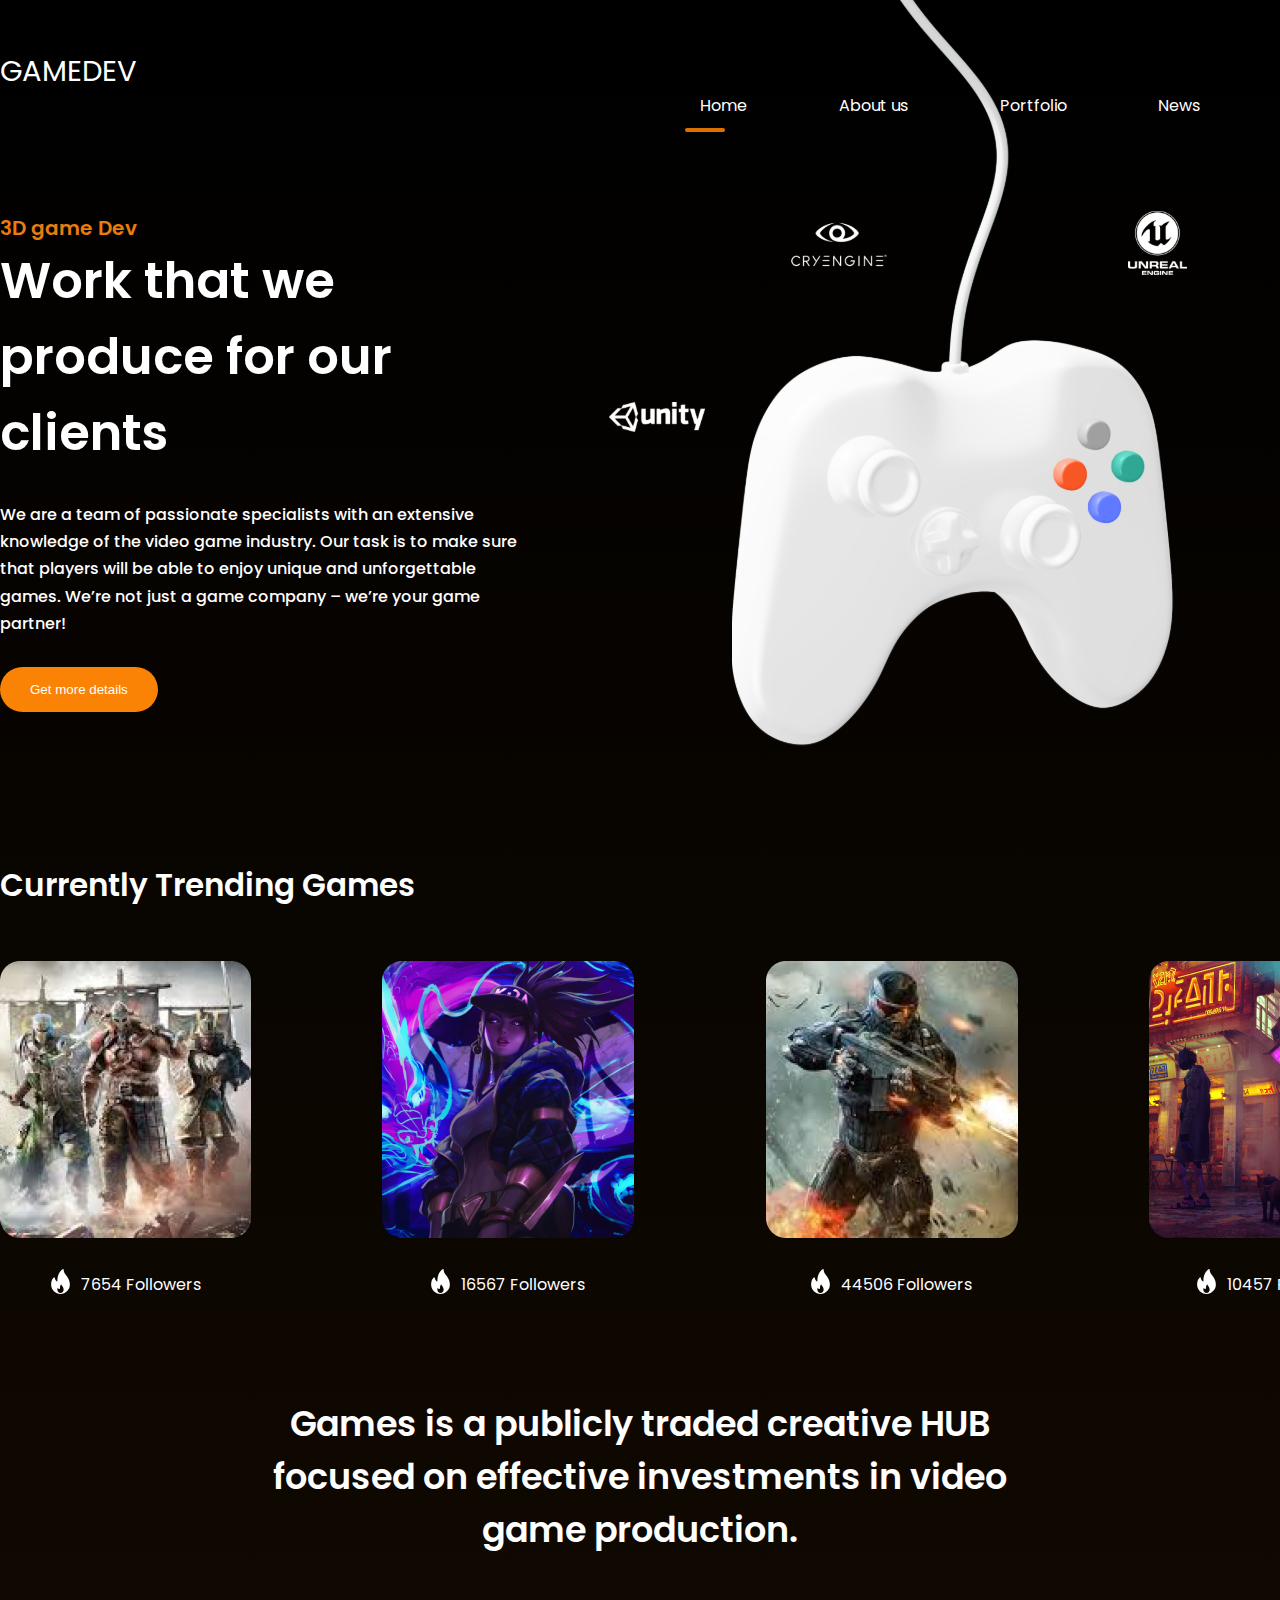
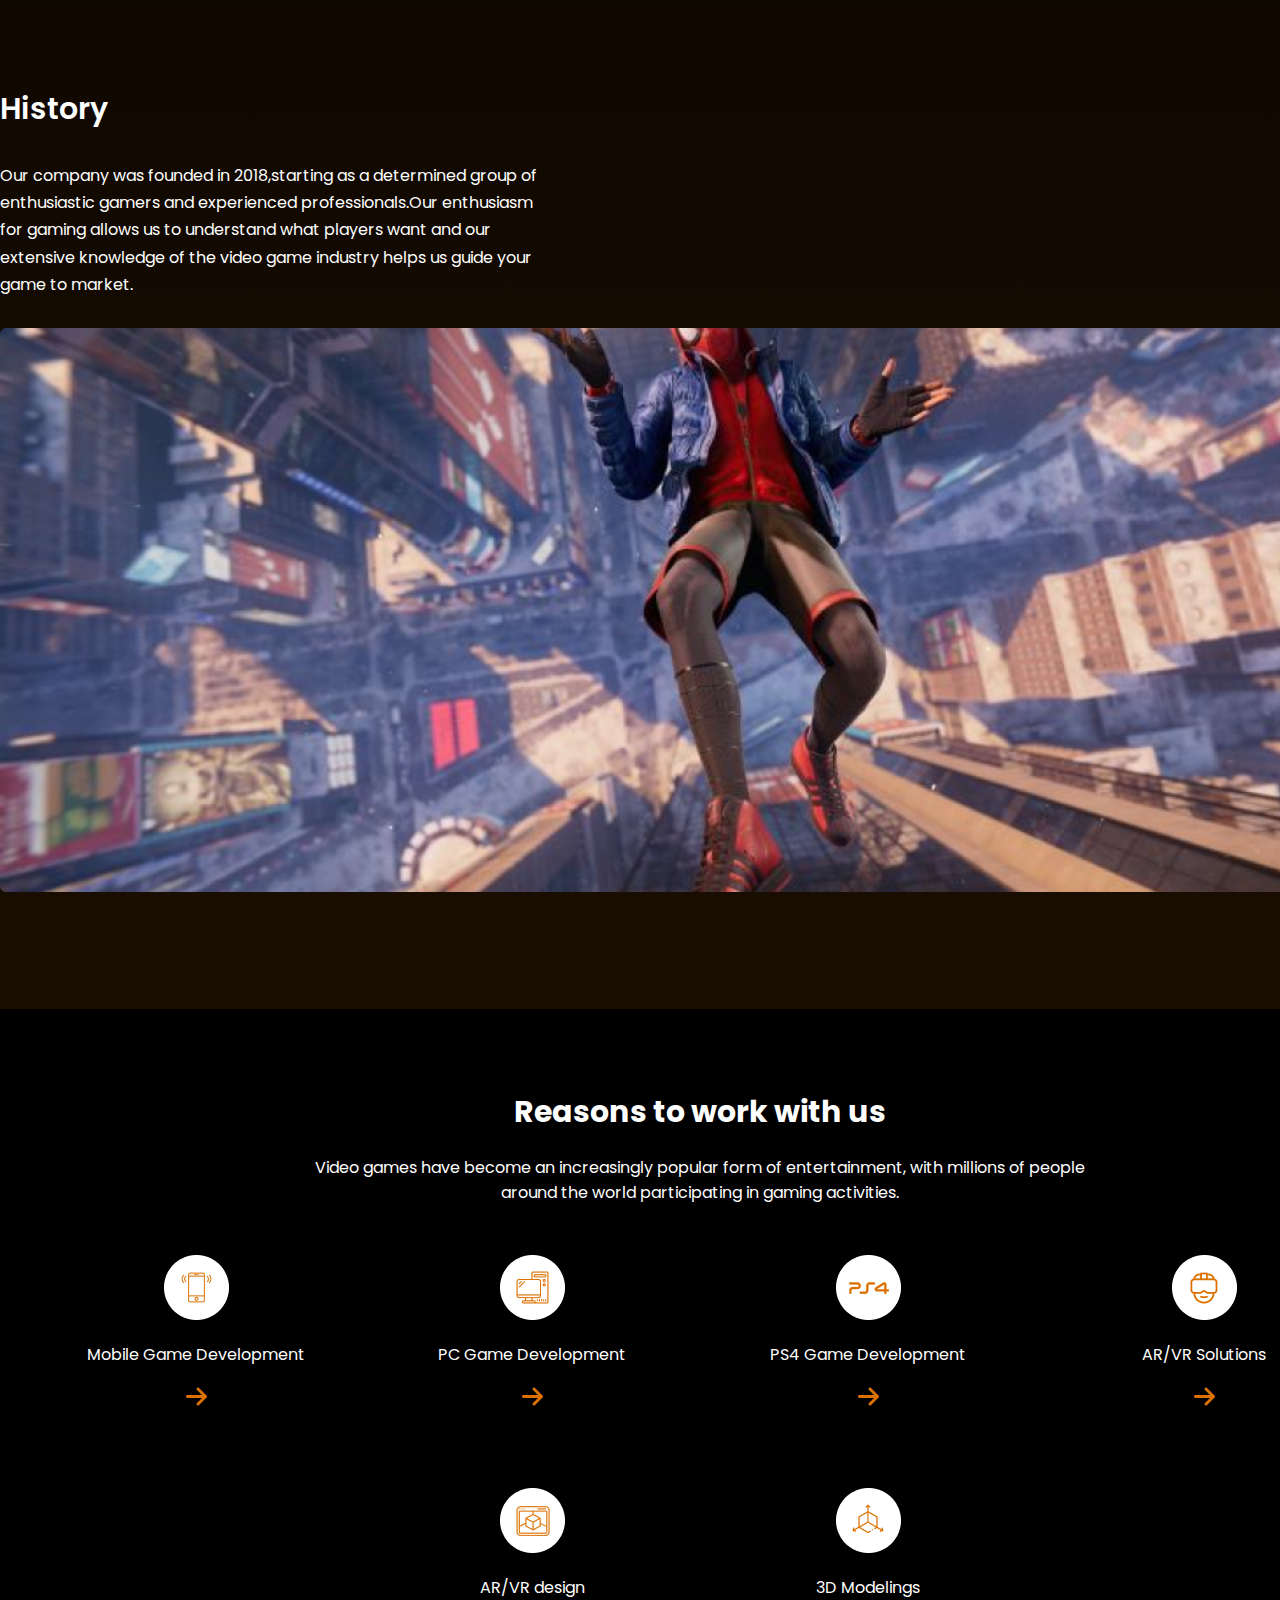
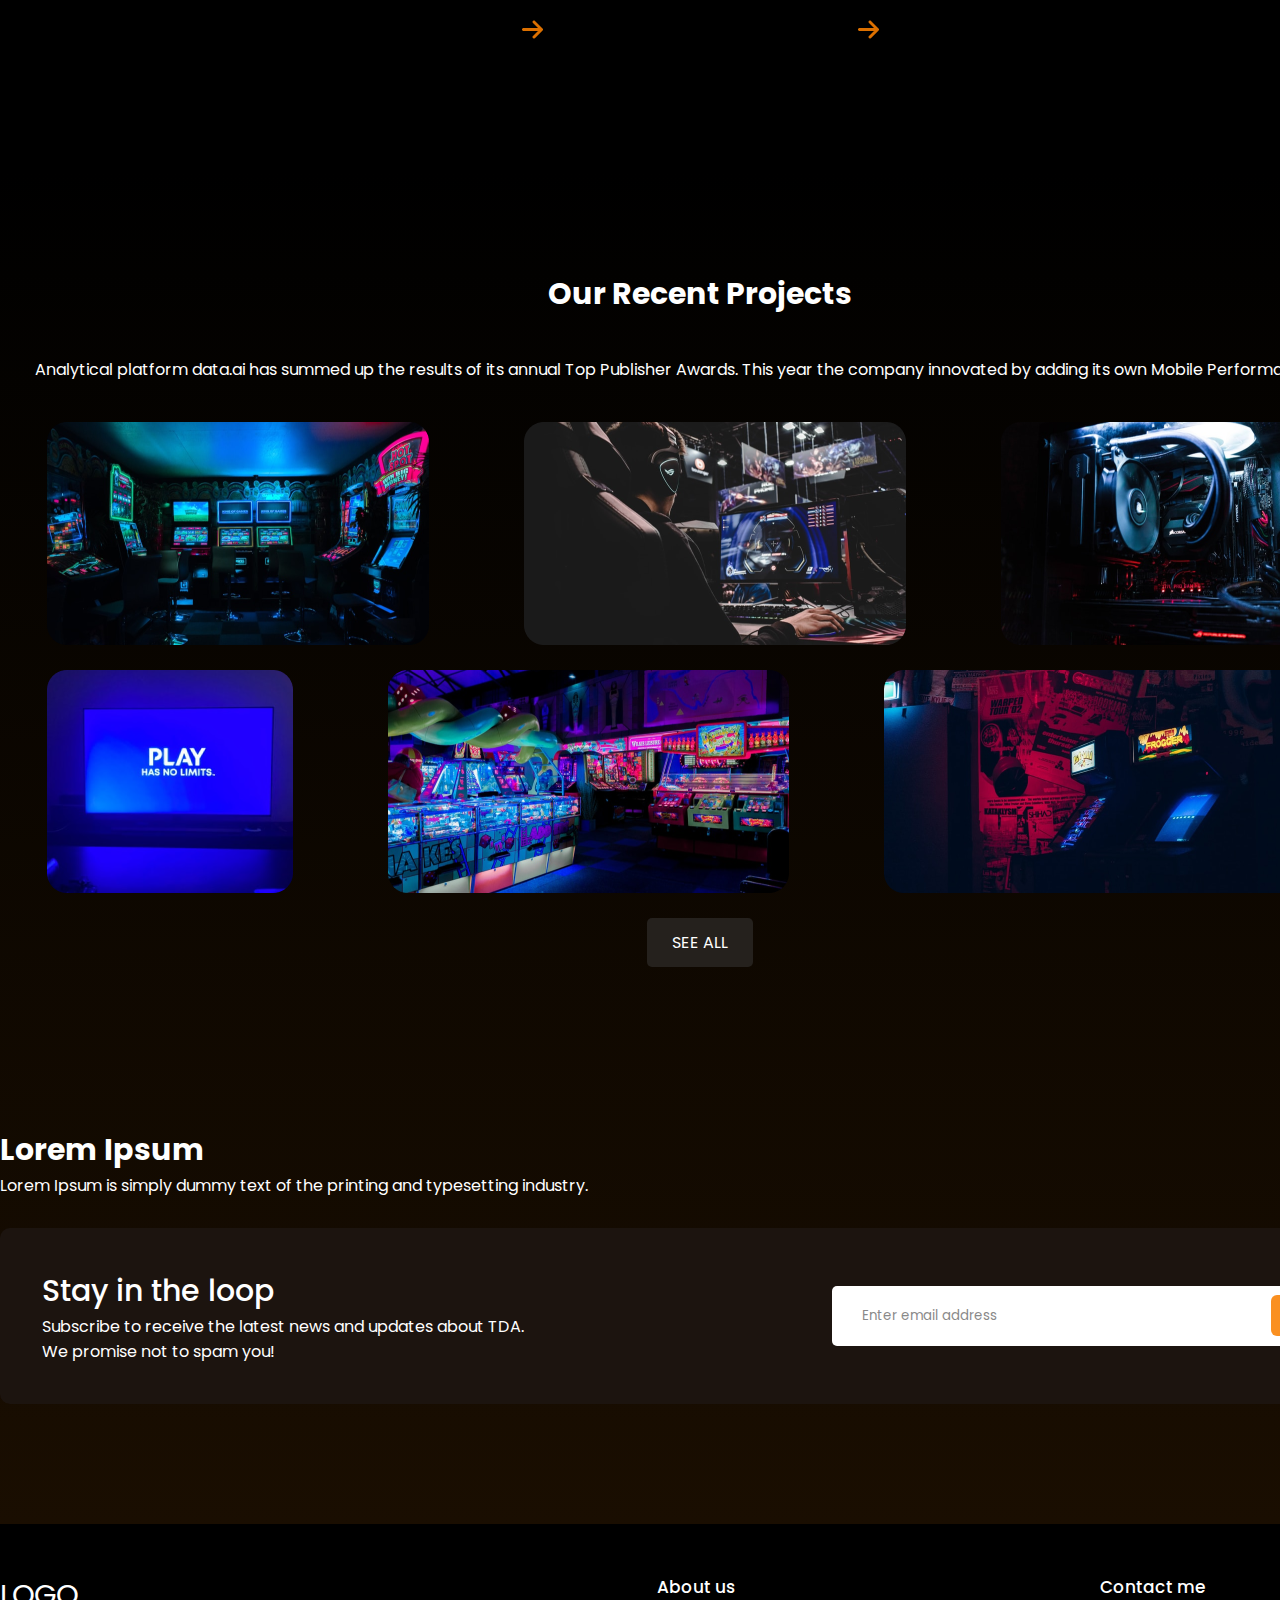
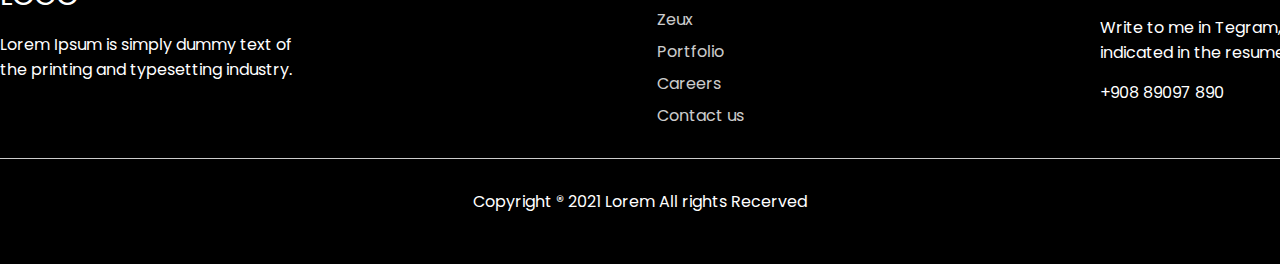
<file: index.html>
<!DOCTYPE html>
<html lang="en">
<head>
    <meta charset="UTF-8">
    <meta name="viewport" content="width=device-width, initial-scale=1.0">
    <title>Game Website</title>
    <link rel="stylesheet" href="main.css">
    <link rel="stylesheet" href="media.css">
</head>
<body>
<div class="wrapper">
    <header class="container none1">
        <span class="logo header__top-row none1">Gamedev</span>
           <div class="header__nav">

               <nav id="nav" class="nav">
                    <ul class="nav-list">
                     <li class="nav-item active"><a href="index.html">Home</a></li>
                     <li class="nav-item"><a href="about.html">About us</a></li>
                     <li class="nav-item"><a href="#">Portfolio</a></li>
                     <li class="nav-item"><a href="#">News</a></li>
                     <li class="btn"><a href="contacts.html">Contacts</a></li>
                    </ul>
                    <button id="nav-btn" class="nav-button">
                        <img id="nav-btn-img" src="./Images/nav/nav-open.svg" alt="Nav button">
                    </button>


                </nav>
            </div>
    </header>

    <div class="hero container none1">
        <div class="hero--info">
            <h2>3D game Dev</h2>
            <h1>Work that we produce for our clients</h1>
            <p>We are a team of passionate specialists with an extensive knowledge of the video game industry.
                Our task is to make sure that players will be able to enjoy unique and unforgettable games.
                We’re not just a game company – we’re your game partner!</p>
            <button class="btn">Get more details</button>
        </div>
    <img id="Joystick" src="Images/Joystick.svg" alt="Joystick">
    </div>

    <div class="container trending none1">

      <div class="mobile_tending">
      <a href="#" class="see-all button-see-all">SEE ALL</a>
      <h3>Currently Trending Games</h3>
      </div>

      <div class="games none1">
         <div class="block">
             <img src="Images/Game1.png" alt="">
             <span><img src="Images/Fire.svg" alt=""> 7654 Followers</span>
         </div>
         <div class="block">
            <img src="Images/Game2.png" alt="">
            <span><img src="Images/Fire.svg" alt=""> 16567 Followers</span>
        </div>
        <div class="block">
            <img src="Images/Game3.png" alt="">
            <span><img src="Images/Fire.svg" alt=""> 44506 Followers</span>
        </div>
        <div class="block">
            <img src="Images/Game4.png" alt="">
            <span><img src="Images/Fire.svg" alt=""> 10457 Followers</span>
        </div>

       </div>
    </div>

    <div class="container big-text none1">
        <p>Games is a publicly traded creative HUB focused on effective investments in video game production.</p>
    </div>

    <div class="container banner none1">
        <h3>History</h3>
        <p>Our company was founded in 2018,starting as a determined group of enthusiastic gamers and experienced professionals.Our enthusiasm for gaming allows us to understand what players want and our extensive knowledge of the video game industry helps us guide your game to market.</p>
        <img src="Images/Game5.png" alt="">
    </div>
</div>

    <div class="features none1">
        <div class="container features_mobile">
            <h3>Reasons to work with us</h3>
            <p>Video games have become an increasingly popular form of entertainment, with millions of people around the world participating in gaming activities.</p>
            <div class="info">
                <div class="block">
                    <img src="Images/Features1.png" alt="">
                    <p>Mobile Game Development</p>
                    <img src="Images/Arrow1.png" alt="">
                </div>
                <div class="block">
                    <img src="Images/Features2.png" alt="">
                    <p>PC Game Development</p>
                    <img src="Images/Arrow1.png" alt="">
                </div>
                <div class="block">
                    <img src="Images/Features3.png" alt="">
                    <p>PS4 Game Development</p>
                    <img src="Images/Arrow1.png" alt="">
                </div>
                <div class="block">
                    <img src="Images/Features4.png" alt="">
                    <p>AR/VR Solutions</p>
                    <img src="Images/Arrow1.png" alt="">
                </div>
                <div class="block">
                    <img src="Images/Features5.png" alt="">
                    <p>AR/VR design</p>
                    <img src="Images/Arrow1.png" alt="">
                </div>
                <div class="block">
                    <img src="Images/Features6.png" alt="">
                    <p>3D Modelings</p>
                    <img src="Images/Arrow1.png" alt="">
                </div>
            
            </div>


        </div>
    </div>

    <div class="wrapper">
        <div class="container project none1">
                <h3>Our Recent Projects</h3>
                <p>Analytical platform data.ai has summed up the results of its annual Top Publisher Awards. This year the company innovated by adding its own Mobile Performance Score.</p>
            <div class="images">
                <img src="Images/Img1.png" alt="">
                <img src="Images/Img2.png" alt="">
                <img src="Images/Img3.png" alt="">
            </div>

            <div class="images">
                <img src="Images/Img4.png" alt="">
                <img src="Images/Img5.png" alt="">
                <img src="Images/Img6.png" alt="">
            </div>
            <a href="" class="see-all">SEE ALL</a>
        </div>

        <div class="container email none1">
            <h3>Lorem Ipsum</h3>
            <p>Lorem Ipsum is simply dummy text of the printing and typesetting industry.</p>
            <div class="block">
                <div>
                    <h4>Stay in the loop</h4>
                    <p>Subscribe to receive the latest news and updates about TDA.
                        We promise not to spam you! </p>

                </div>

                <div class="mobile_input">
                    <input type="email" id="emailField" placeholder="Enter email address">
                    <button class="mobile_button" onclick="checkEmail()">Continue</button>

                </div>

            </div>


        </div>

    </div>

    <footer class= "none1">
        <div class="blocks container">
            <div class="mobile_footer_div1">
                <span class="logo logo_mobile">LOGO</span>
                <p>Lorem Ipsum is simply dummy text of the printing and typesetting industry.</p>
            </div>

            <div class="mobile_footer_div2">
                <h4>About us</h4>
                <ul>
                  <li>Zeux</li>
                  <li>Portfolio</li>
                  <li>Careers</li>
                  <li>Contact us</li>
                </ul>
            </div>

            <div>
                <h4>Contact me</h4>
                <p>Write to me in Tegram, the number is indicated in the resume</p>
                <p>+908 89097 890</p>


            </div>



        </div>
        <hr>
        <p>Copyright ® 2021 Lorem All rights Recerved</p>
    </footer>
    <script src="Script.js"></script> 
</body>
</html>
</file>
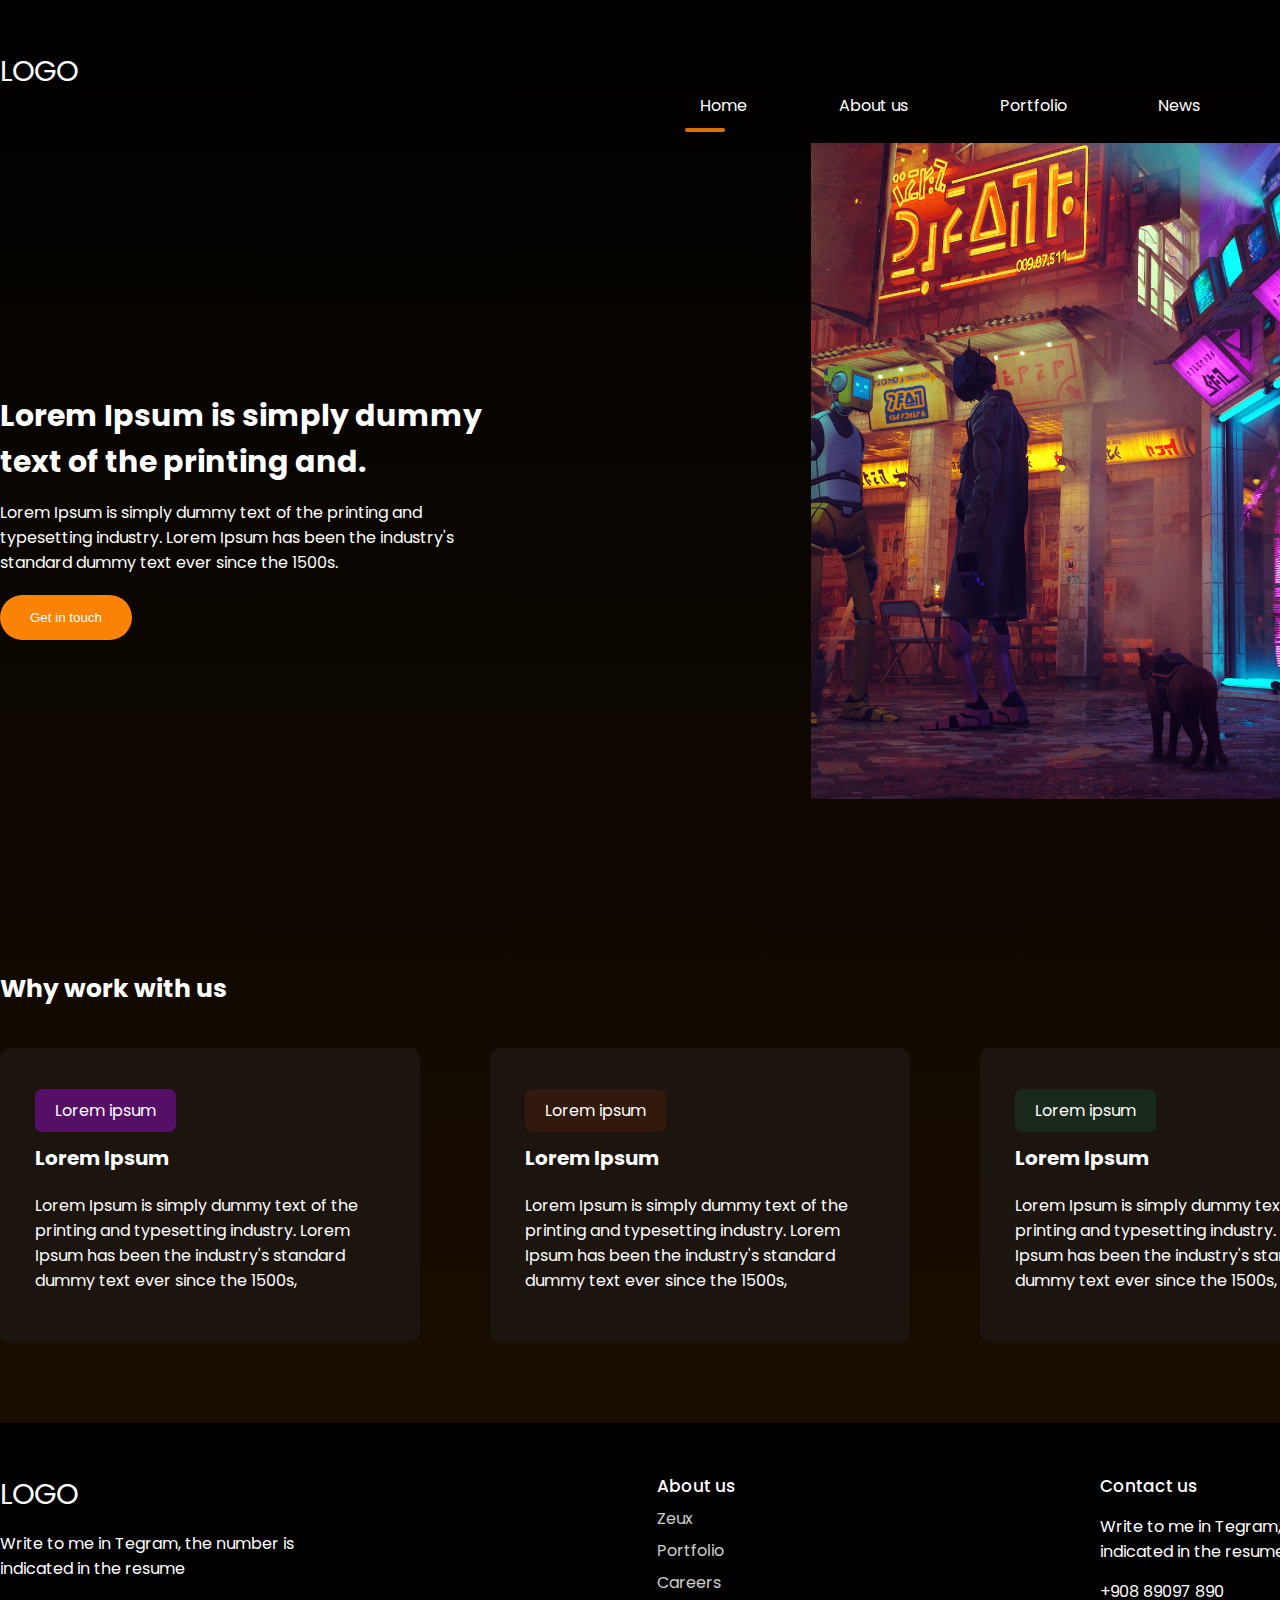
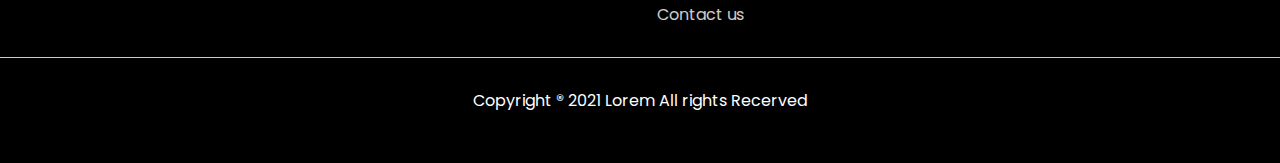
<file: about.html>
<!DOCTYPE html>
<html lang="en">
<head>
    <meta charset="UTF-8">
    <meta name="viewport" content="width=device-width, initial-scale=1.0">
    <title>Game Website</title>
    <link rel="stylesheet" href="main.css">
    <link rel="stylesheet" href="media.css">
</head>
<body>
<div class="wrapper">
    <header class="container none1">
        <span class="logo header__top-row none1">logo</span>
           <div class="header__nav">

               <nav id="nav" class="nav">
                    <ul class="nav-list">
                     <li class="nav-item active"><a href="index.html">Home</a></li>
                     <li class="nav-item"><a href="about.html">About us</a></li>
                     <li class="nav-item"><a href="#">Portfolio</a></li>
                     <li class="nav-item"><a href="#">News</a></li>
                     <li class="btn"><a href="contacts.html">Contacts</a></li>
                    </ul>

                    <button id="nav-btn" class="nav-button">
                        <img id="nav-btn-img" src="./Images\nav\nav-open.svg" alt="Nav button">
                    </button>

                </nav>
            </div>
    </header>

    <div class="hero-about container">
        <div class="info">
            <h1>Lorem Ipsum is simply dummy text of the printing and.</h1>
            <p>Lorem Ipsum is simply dummy text of the printing and typesetting industry. Lorem Ipsum has been the industry's standard dummy text ever since the 1500s.</p>
            <button class="btn">Get in touch</button>
        </div>
        <img src="Images\about-banner.png" alt="">
    </div>

    <div class="container work">
        <h2>Why work with us</h2>
        <div class="blocks">

            <div class="block">
                <span class="badge purple">Lorem ipsum</span>
                <h3>Lorem Ipsum</h3>
                <p>Lorem Ipsum is simply dummy text of the printing and typesetting industry. Lorem Ipsum has been the industry's standard dummy text ever since the 1500s,</p>
            </div>

            <div class="block">
                <span class="badge brown">Lorem ipsum</span>
                <h3>Lorem Ipsum</h3>
                <p>Lorem Ipsum is simply dummy text of the printing and typesetting industry. Lorem Ipsum has been the industry's standard dummy text ever since the 1500s,</p>
            </div>

            <div class="block">
                <span class="badge green">Lorem ipsum</span>
                <h3>Lorem Ipsum</h3>
                <p>Lorem Ipsum is simply dummy text of the printing and typesetting industry. Lorem Ipsum has been the industry's standard dummy text ever since the 1500s,</p>
            </div>
        </div>
    </div>
</div>

    <footer>
        <div class="blocks container">
            <div class="mobile_footer_div1">
                <span class="logo logo_mobile">LOGO</span>
                <p>Write to me in Tegram, the number is indicated in the resume</p>
            </div>

            <div class="mobile_footer_div2">
                <h4>About us</h4>
                <ul>
                  <li>Zeux</li>
                  <li>Portfolio</li>
                  <li>Careers</li>
                  <li>Contact us</li>
                </ul>
            </div>

            <div>
                <h4>Contact us</h4>
                <p>Write to me in Tegram, the number is indicated in the resume</p>
                <p>+908 89097 890</p>


            </div>



        </div>
        <hr>
        <p>Copyright ® 2021 Lorem All rights Recerved</p>
    </footer>
    <script src="Script.js"></script> 


</body>
</html>
</file>
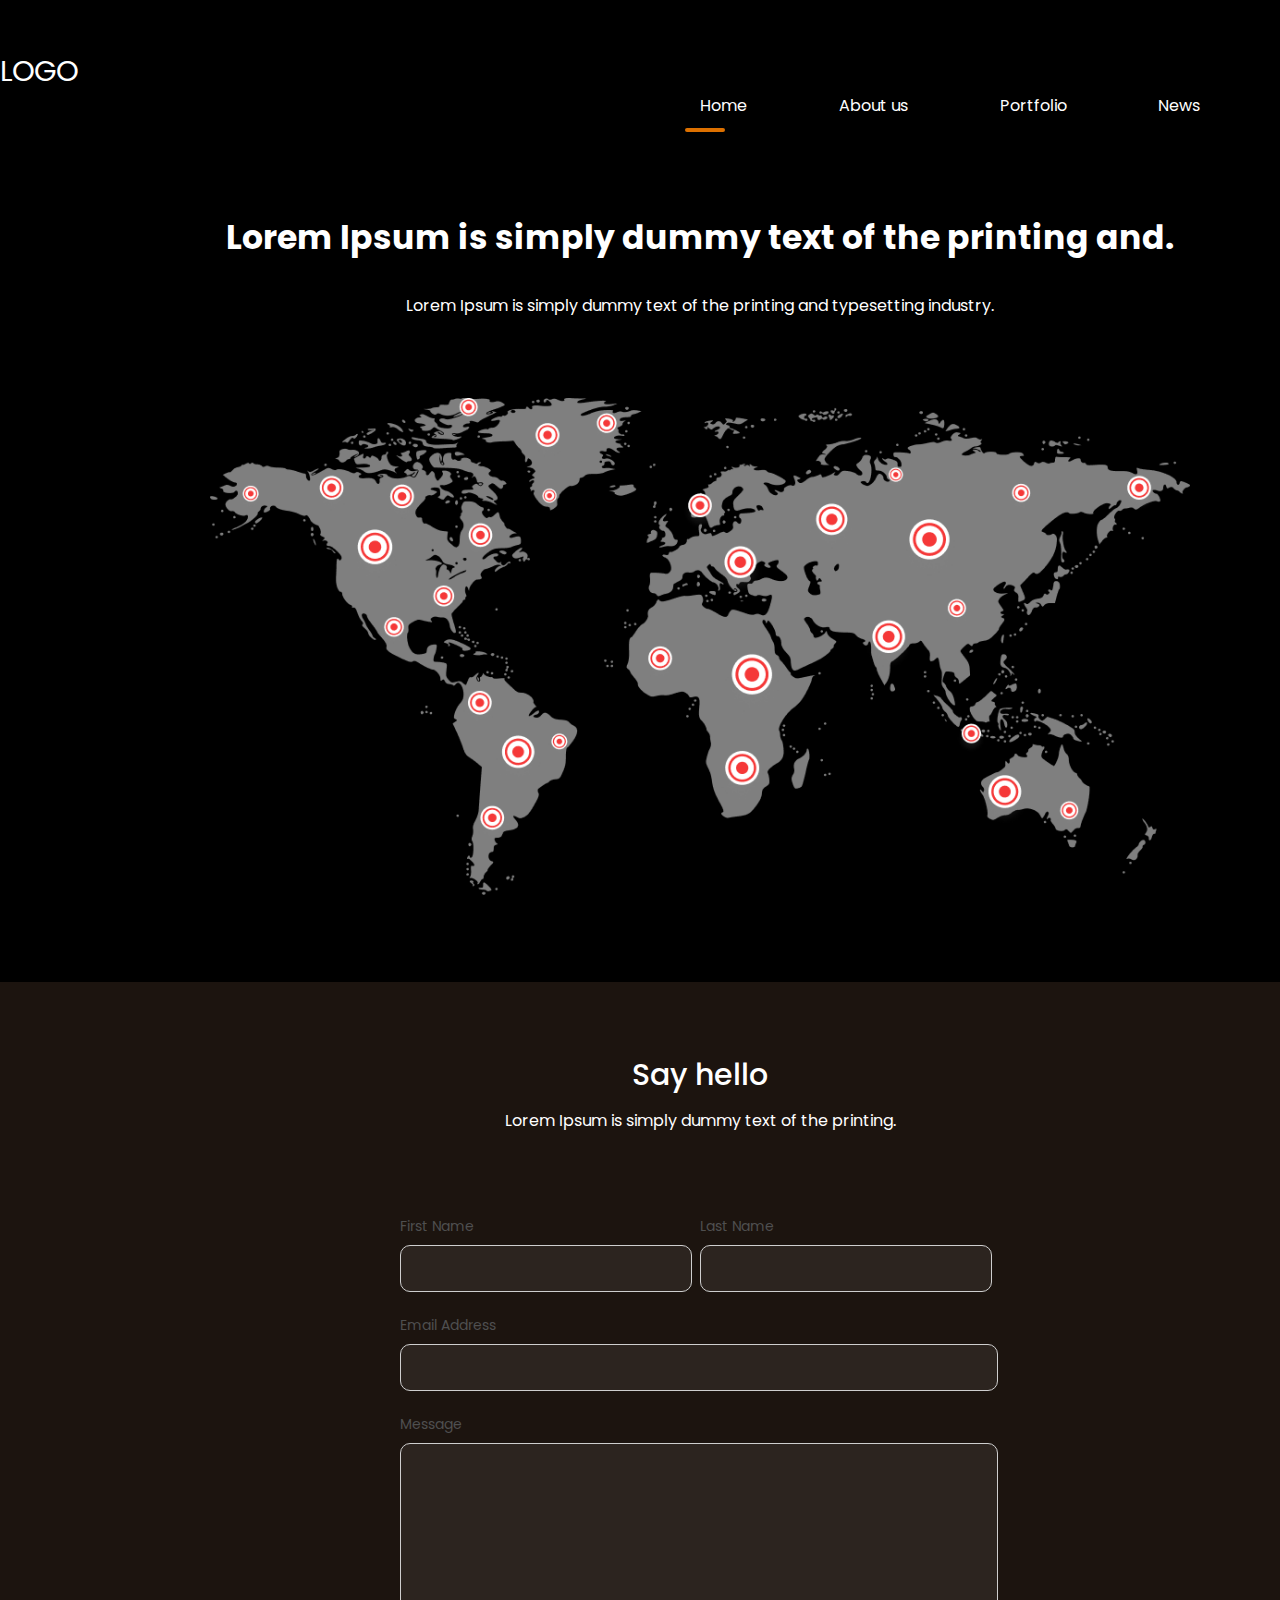
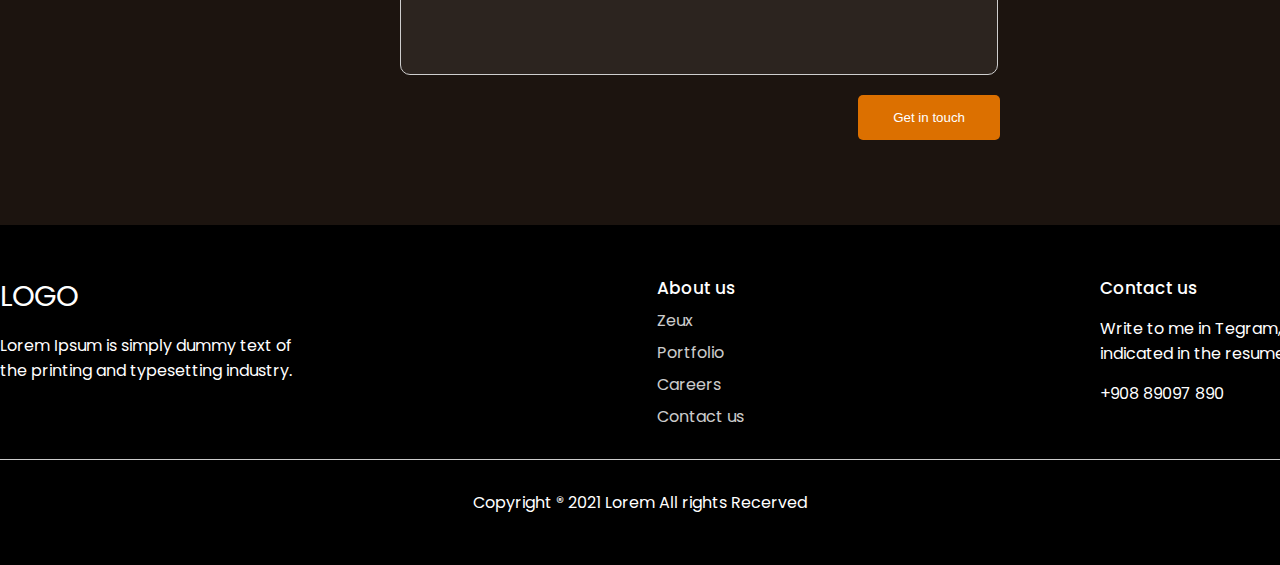
<file: contacts.html>
<!DOCTYPE html>
<html lang="en">
<head>
    <meta charset="UTF-8">
    <meta name="viewport" content="width=device-width, initial-scale=1.0">
    <title>Game Website</title>
    <link rel="stylesheet" href="main.css">
    <link rel="stylesheet" href="media.css">
</head>
<body>
    <header class="container none1">
        <span class="logo header__top-row none1">logo</span>
           <div class="header__nav">
               <nav id="nav" class="nav">
                    <ul class="nav-list">
                     <li class="nav-item active"><a href="index.html">Home</a></li>
                     <li class="nav-item"><a href="about.html">About us</a></li>
                     <li class="nav-item"><a href="#">Portfolio</a></li>
                     <li class="nav-item"><a href="#">News</a></li>
                     <li class="btn"><a href="contacts.html">Contacts</a></li>
                    </ul>
                    <button id="nav-btn" class="nav-button">
                    <img id="nav-btn-img" src="./Images\nav\nav-open.svg" alt="Nav button">
                    </button>
                </nav>
            </div>
    </header>

    <div class="container hero-contacts">
        <h1>Lorem Ipsum is simply dummy text of the printing and.</h1>
        <p>Lorem Ipsum is simply dummy text of the printing and typesetting industry.</p>
        <img src="\Images\map.png" alt="">
    </div>

    <div class="feedback">
        <div class="container feedback_mobile">
            <h2>Say hello</h2>
            <p>Lorem Ipsum is simply dummy text of the printing.</p>

            <form>
                <div class="inline">
                    
                  <div class="text_Name">
                    <label>First Name</label>
                    <input type="text">
                  </div>

                  <div class="text_Name">
                    <label>Last Name</label>
                    <input type="text">
                  </div>

                </div>

                <label>Email Address</label>
                <input type="email" class="one-line">

                <label>Message</label>
                <textarea class="one-line"></textarea>

                <div class="mobile_button_1"><button type="button">Get in touch</button></div>
            </form>
        </div>
    </div>

    <footer>
        <div class="blocks container">
            <div class="mobile_footer_div1">
                <span class="logo logo_mobile">LOGO</span>
                <p>Lorem Ipsum is simply dummy text of the printing and typesetting industry.</p>
            </div>

            <div class="mobile_footer_div2">
                <h4>About us</h4>
                <ul>
                  <li>Zeux</li>
                  <li>Portfolio</li>
                  <li>Careers</li>
                  <li>Contact us</li>
                </ul>
            </div>

            <div>
                <h4>Contact us</h4>
                <p>Write to me in Tegram, the number is indicated in the resume</p>
                <p>+908 89097 890</p>


            </div>



        </div>
        <hr>
        <p>Copyright ® 2021 Lorem All rights Recerved</p>
    </footer>
    <script src="Script.js"></script> 


</body>
</html>
</file>
<file: main.css>
@import url('https://fonts.googleapis.com/css2?family=Poppins:ital,wght@0,100;0,200;0,300;0,400;0,500;0,600;0,700;0,800;0,900;1,100;1,200;1,300;1,400;1,500;1,600;1,700;1,800;1,900&display=swap');
* {
    margin: 0;
    padding: 0;
}

.none {
    display: none !important;
}

body {
    font-family: "Poppins", sans-serif;
    font-weight: 400;
    color: #fff;
    background: #000;
}

a {
    text-decoration: none;
}

img {
    max-width: 100%;
}
.wrapper {
    background: linear-gradient(180deg, rgba(0,0,0,1) 0%, rgba(26,14,1,1) 100%);
    width: 100%;
    overflow-x: hidden;
}

.no-scroll {
    overflow: hidden;
  }

.container {
    width: 1400px;
    margin: 0 auto;
}

header {
padding: 50px 0;
}

header .logo, footer .blocks .logo {
    text-transform: uppercase;
    font-size: 29px;
    font-weight: 800px;
}

header nav {
float: right;
width: 50%;
}

header nav ul {
    list-style: none;
    display: flex;
    justify-content: space-between;
    z-index: 2;
    position: relative;
} 

/* НОВЫЙ УЧАСТОК КОДА */

.nav-button {
    display: none;
}

/* НОВЫЙ УЧАСТОК КОДА */

header nav ul Li {
    display: inline-block;
} 

header nav ul Li a {
    color: #fff;

} 

header nav ul Li.active::after {
    content: '';
    display:block;
    width: 40px;
    height: 4px;
    background: #DC7000;
    border-radius: 10px;
    position: relative;
    top: 10px;
    left: -15px;
} 

header nav ul Li:not(.btn) a:hover {
    color: #fff;
    border-bottom: 4px solid #DC7000;
} 

header nav ul Li.btn a, .email .block button {
    background: #FA9021;
    padding: 9px 17px;
    border-radius: 6px;
    transition: all 500ms ease;
}

header nav ul Li.btn a:hover, .email .block button:hover {
    background: #a5631d;
}

.hero {
    padding-bottom: 100px;
    position: relative; 
    z-index: 1;
}

.hero--info{
    width: 530px;
    padding-top: 70px;
}

.hero--info h2{
    color: #E87D0E;
    font-size: 20px;
    font-weight: 600;
}

.hero--info h1{
    font-size: 50px;
    font-weight: 600;
}

.hero--info p{
    font-weight: 500;
    line-height: 170%;
    margin: 30px 0;
}

.hero--info .btn, .hero-about .info .btn {
    background: #FA8305;
    color: #fff;
    border-radius: 50px;
    padding: 15px 30px;
    border: 0;
    transition: all 500ms ease;

}

.hero--info .btn:hover, .hero-about .info .btn:hover {
    cursor: pointer;
    transform: scale(1.1);
}

.hero img {
    position: absolute;
    top: -150px;
    right: 0;

}

/* СЕКЦИЯ С ИГРАМИ */
.trending {
    padding-top: 50px;
}

.trending h3 {
    font-weight: 600;
    font-size: 31px;
}

.trending .see-all, .project .see-all {
    color: #fff;
    background: #25211d;
    border-radius: 5px;
    padding: 12px 23px;
    float: right;
    display: block;
    transition: all 500ms ease;
}

.trending .see-all:hover, .project .see-all:hover {
    transform: scale(1.1);
}

.trending .games {
    display: flex;
    justify-content: space-between;
    width: 100%;
    padding: 50px 0;

}

.trending .games span {
    display: block;
    text-align: center;
    margin-top: 20px;
}

.trending .games span img {
    position: relative;
    top: 4px;
    margin-right: 7px;
}

.big-text {
    padding: 50px 0;
    font-size: 35px;
    font-weight: 600;
    text-align: center;
    width: 800px;
}

.banner {
    padding: 80px 0;

}

.banner h3 {
    font-size: 30px;
    font-weight: 600;
    margin-bottom: 30px;
}

.banner p {
    line-height: 170%;
    margin-bottom: 30px;
    width: 550px;
}

.banner img {
    width: 100%;
    margin-bottom: 30px;
}

/* СЕКЦИЯ С ИЗОБРАЖЕНИЕМ */

.features {
    background: url(Images/BG2.png) no-repeat center center fixed;
    background-size: cover;
    padding: 80px 0;
}
.features h3,
.features p {
    margin-bottom: 20px;
    text-align: center;
    max-width: 800px;
    margin-left: auto;
    margin-right: auto;
}
.features h3 {
    font-size: 30px;
}

.features .info {
    display: flex;
    justify-content: center;
    flex-wrap: wrap;
}

.features .info .block {
    text-align: center;
    width: 20%;
    margin: 30px 2%;
}

.features .info .block img {
    margin-bottom: 15px;
}

.project {
    padding: 100px 0;
}

.project h3 {
    font-size: 30px;
    text-align: center;
}

.project p {
    margin: 40px 0;
    text-align: center;
}

.project .images {
    display: flex;
    justify-content: space-around;
    margin-bottom: 25px;

}

.project .see-all {
    float: none;
    width: 60px;
    text-align: center;
    margin: 0 auto;
}

/* НИЖНЯЯ СЕКЦИЯ ГЛАВНОЙ СТРАНИЦЫ */

.email {
    padding-bottom: 120px;

}

.email h3 {
    margin-top: 60px;
    font-size: 30px; 

}

.email .block {
background: #1C140F;
margin-top: 30px;
border-radius: 10px;
padding: 40px 3%;
width: 94%;
display: flex;
justify-content: space-between;
align-items: center;
}

.email .block h4 {
font-size: 30px;
font-weight: 500;
}

.email .block p {
    width: 500px;
}

.email .block input {
    background: #fff;
    outline: none;
    border: 0;
    border-radius: 5px;
    width: 380px;
    font-family: "Poppins", sans-serif;
    font-weight: 400;
    padding: 20px 30px;
    position: relative;
    right: -95px;
    z-index: 1;
    padding-right: 120px;
}

.email .block input::placeholder {
color: #898989;
}

.email .block button {
    cursor: pointer;
    border: 0;
    padding: 13px 17px;
    position: relative;
    z-index: 2;
    color: #fff;
}

/* Страница "About us" */

.hero-about {
    position: relative;
}

.hero-about .info {
    width: 500px;
    padding: 250px 0;
}

.hero-about .info h1 {
    margin-bottom: 15px;
    font-size: 30px;

}

.hero-about .info .btn {
    margin-top: 20px;
}

.hero-about img {
    position: absolute;
    right: -150px;
    top: 0;
}

.work {
    padding: 80px 0;
}

.work h2 {
    font-size: 25px;
    margin-bottom: 40px;
}

.work .blocks {
    display: flex;
    justify-content: space-between;
}

.work .blocks .block {
width: 25%;
border-radius: 10px;
padding: 50px 35px;
background: #1C140F;
}

.work .blocks .block h3 {
    font-size: 20px;
    margin: 20px 0;
}

.work .blocks .block .badge {
    border-radius: 7px;
    padding: 10px 20px;
}

.work .blocks .block .badge.purple {
    background: #560f67;
}

.work .blocks .block .badge.brown {
    background: #31190D;
}

.work .blocks .block .badge.green {
    background: #192A1D;
}

/* Страница "Contacts" */

.hero-contacts h1 {
    text-align: center;
    margin-top: 70px;
    margin-bottom: 30px;
    font-size: 33px;
}

.hero-contacts p {
    text-align: center;
}

.hero-contacts img {
    width: 70%;
    margin: 80px 15%;
}

.feedback {
    padding: 70px 0;
    background: #1C140F;
}
.feedback h2 {
    text-align: center;
    font-weight: 500;
    font-size: 30px;
}

.feedback p {
    text-align: center;
    margin-top: 10px;
}

.feedback form {
    margin: 80px auto;
    width: 600px;
}

.feedback form .inline {
    display: flex;
    justify-content: space-between;
}

.feedback form .inline > div {
    width: 50%;
}

.feedback form label {
    color: #4F4F4F;
    font-size: 14px;
}

.feedback form input, .feedback form textarea {
    background: rgba(255, 255, 255, 0.07);
    border-radius: 10px;
    border: 0.5px solid #CECECE;
    display: block;
    width: 90%;
    padding: 15px 10px;
    outline: none;
    color: #FFF;
    margin-top: 7px;
    margin-bottom: 20px;
}

.feedback form .one-line {
    width: 96%;
}

.feedback form textarea {
    resize: none;
    height: 200px;
}

.feedback form button {
    background: #DC7000;
    border-radius: 5px;
    border: 0;
    float: right;
    cursor: pointer;
    color: #fff;
    padding: 15px 35px;
    transition: all 500ms ease;
}

.feedback form button:hover {
    transform: scale(1.1);
}

/* Footer */

footer {
    background: #000;
    padding: 50px 0;
}

footer .blocks {
    display: flex;
    justify-content: space-between;
}

footer .blocks p {
    width: 300px;
    margin: 15px 0;
}

footer .blocks h4 {
    font-weight: 500;
    font-size: 17px;
}

footer .blocks ul {
    list-style: none;
}

footer .blocks ul li {
    margin-top: 7px;
    opacity: 0.8;

}

footer hr {
    margin: 30px 0;
    border: 0;
    height: 0.6px;
    background: #ccc;
}

footer > p {
    text-align: center;
}
</file>
<file: media.css>
@media(max-width: 959px) {
    .nav-list {
        display: none;
    }
    .nav-button{
        display: block;
    }
    
    .nav.open .nav-list {
    position: fixed;
    top: 0;
    bottom: 0;
    left: 0;
    right: 0;
    z-index: 3;
    padding: 25px 30px;
    display: grid;
    grid-template-columns: 1fr;
    row-gap: 20px;
    font-size: 25px;
    font-weight: 400;
    height: 50%;
    background-color: #000;
    padding-bottom: 600px;
    padding-top: 100px;
    padding-left: 30%;
    }

    .nav.open .nav-list .nav-item a {
        margin: 0 auto;
    }

    .nav-button {
    position: absolute;
    z-index: 9;
    top: 46px;
    right: 30px;
    }
    
    .nav.open .nav-button {
    position: fixed;
    }

    .container {
        width: 480px;
        margin: 0 auto;
    }

    header {
        padding-top: 50px;
        padding-bottom: 20px;
        }

    header .logo, footer .blocks .logo {
        text-transform: uppercase;
        font-size: 25px;
        font-weight: 600px;
        padding: 25px 30px;
    }

    #Joystick {
        display: none;
    }

    .hero {
        padding-bottom: 10px;
       
    }

    .hero--info{
        max-width: 375px;
        padding-top: 30px;
        margin: 20px;
    }
    
    .hero--info h2{
        color: #E87D0E;
        font-size: 16px;
        font-weight: 400;
    }
    
    .hero--info h1{
        font-size: 25px;
        font-weight: 600;
    }

    .mobile_tending {
        display: flex;
        flex-direction: column-reverse;
    }

    .trending h3 {
        font-weight: 400;
        font-size: 25px;
        width: 80%;
        margin: 0 auto;
    }
    

    .trending {
        padding-top: 25px;
    }

    .trending .see-all {
        color: #fff;
        background: #25211d;
        border-radius: 5px;
        padding: 12px 23px;
        display: block;
        transition: all 500ms ease;
        text-align: center;
        max-width: 100px;
        width: 80%;
        margin: 0 auto;
    }

    .trending .games {
        display: grid;
        grid-template-columns: 1fr 1fr;
        gap: 30px;
        justify-content: space-between;
        width: 80%;
        padding: 50px 10px;
    
    }

    .big-text {
        padding: 20px 10px;
        font-size: 25px;
        font-weight: 600;
        text-align: center;
        width: 380px;
    }

    .banner {
        padding: 40px 0;
    
    }
    
    .banner h3 {
        font-size: 30px;
        font-weight: 400;
        margin-bottom: 20px;
        text-align:center;
    }
    
    .banner p {
        line-height: 170%;
        margin-bottom: 20px;
        width: 370px;
        text-align: justify;
        padding-left: 20px;
    }

    .features {
        padding: 20px 0;
    }
    
    .features_mobile {
        max-width: 380px;
    }

    .features h3 {
        font-size: 25px;
    }

    .features .info {
        display: grid;
        grid-template-columns: 1fr 1fr 1fr;
    }

    .project {
        padding: 40px 0;
        max-width: 380px;
    }
    
    .project h3 {
        font-size: 30px;
        text-align: center;
    }
    
    .project p {
        margin: 40px 0;
        text-align: center;
    }
    
    .project .images {
        display: grid;
        grid-template-columns: 1fr 1fr 1fr;
    
    }

    .email {
        padding-bottom: 50px;
        max-width: 380px;
    
    }

    .email h3 {
        margin-top: 30px;
        font-size: 25px; 
    
    }

    .email .block {
        background: #1C140F;
        margin-top: 30px;
        border-radius: 10px;
        padding: 40px 3%;
        width: 94%;
        display: grid;
        grid-template-columns: 1fr;
        align-items: center;
        }
        
        .email .block h4 {
        font-size: 30px;
        font-weight: 400;
        }
        
        .email .block p {
            width: 360px;
        }

        .mobile_input {
            display: flex;
            flex-direction: row;

        }

        .email .block input {
            background: #fff;
            outline: none;
            border: 0;
            border-radius: 5px;
            width: 340px;
            font-family: "Poppins", sans-serif;
            font-weight: 400;
            padding: 20px 30px;
            position: relative;
            right: 0px;
            z-index: 1;
            padding-right: 0px;
        }

        .mobile_button {
            cursor: pointer;
            border: 0;
            padding: 12px 15px;
            position:absolute;
            z-index: 2;
            color: #fff;
            margin-left: -88px;
        }

        /* ABOUT US - MOBILE */

        .hero-about {
            position: relative;
            display: grid;
            grid-template-columns: 1fr;
        }

        
        .hero-about .info {
            max-width: 380px;
            padding: 30px 20px;
        }
        
        .hero-about .info h1 {
            margin-bottom: 15px;
            font-size: 25px;
        
        }
        
        .hero-about .info .btn {
            margin-top: 20px;
        }
        
        .hero-about img {
            position: sticky;
        }

        .work {
            padding: 30px 0;
        }
        
        .work h2 {
            font-size: 25px;
            margin-bottom: 40px;
        }
        
        .work .blocks {
            display: grid;
            grid-template-columns: 1fr;
            gap: 10px;
        }
        
        .work .blocks .block {
        width: 70%;
        border-radius: 10px;
        padding: 50px 35px;
        background: #1C140F;
        }

        /* Contacts */

        .hero-contacts {
            max-width: 370px;
        }

        .hero-contacts h1 {
            text-align: center;
            margin-top: 20px;
            margin-bottom: 20px;
            font-size: 25px;
        }
        
        .hero-contacts p {
            text-align: center;
        }
        
        .hero-contacts img {
            width: 70%;
            margin: 80px 15%;
        }
        
        .feedback {
            padding: 30px 20px;
            background: #1C140F;
            max-width: 370px;
        }

        .feedback_mobile {
            max-width: 370px;
        }
        .feedback h2 {
            text-align: center;
            font-weight: 400;
            font-size: 25px;
        }

        form {
            max-width: 370px;
        }

        .feedback form .inline {
            display: flex;
            flex-direction: column;
        }

        .feedback form .inline > div {
            width: 96%;
            padding: 15px 10px;
        }

        .mobile_button_1 {
            margin: 10px 100px;
          }

        /* FOOTER */

        footer {
            background: #000;
            padding: 50px 0;
            max-width: 370px;
        }
    
        .mobile_footer_div1 {
            display: none;
        }
        
        .mobile_footer_div2 {
            margin-left: 20px;
        }

        footer .blocks {
            display: grid;
            grid-template-columns: 1fr 1fr;
            max-width: 370px;
            gap: 10px;

        }

        footer .blocks p {
            width: 190px;
            margin: 15px 0;
        }
        
        footer .blocks h4 {
            font-weight: 400;
            font-size: 17px;
        }
        
 

        

        

        
        
       




}
</file>
